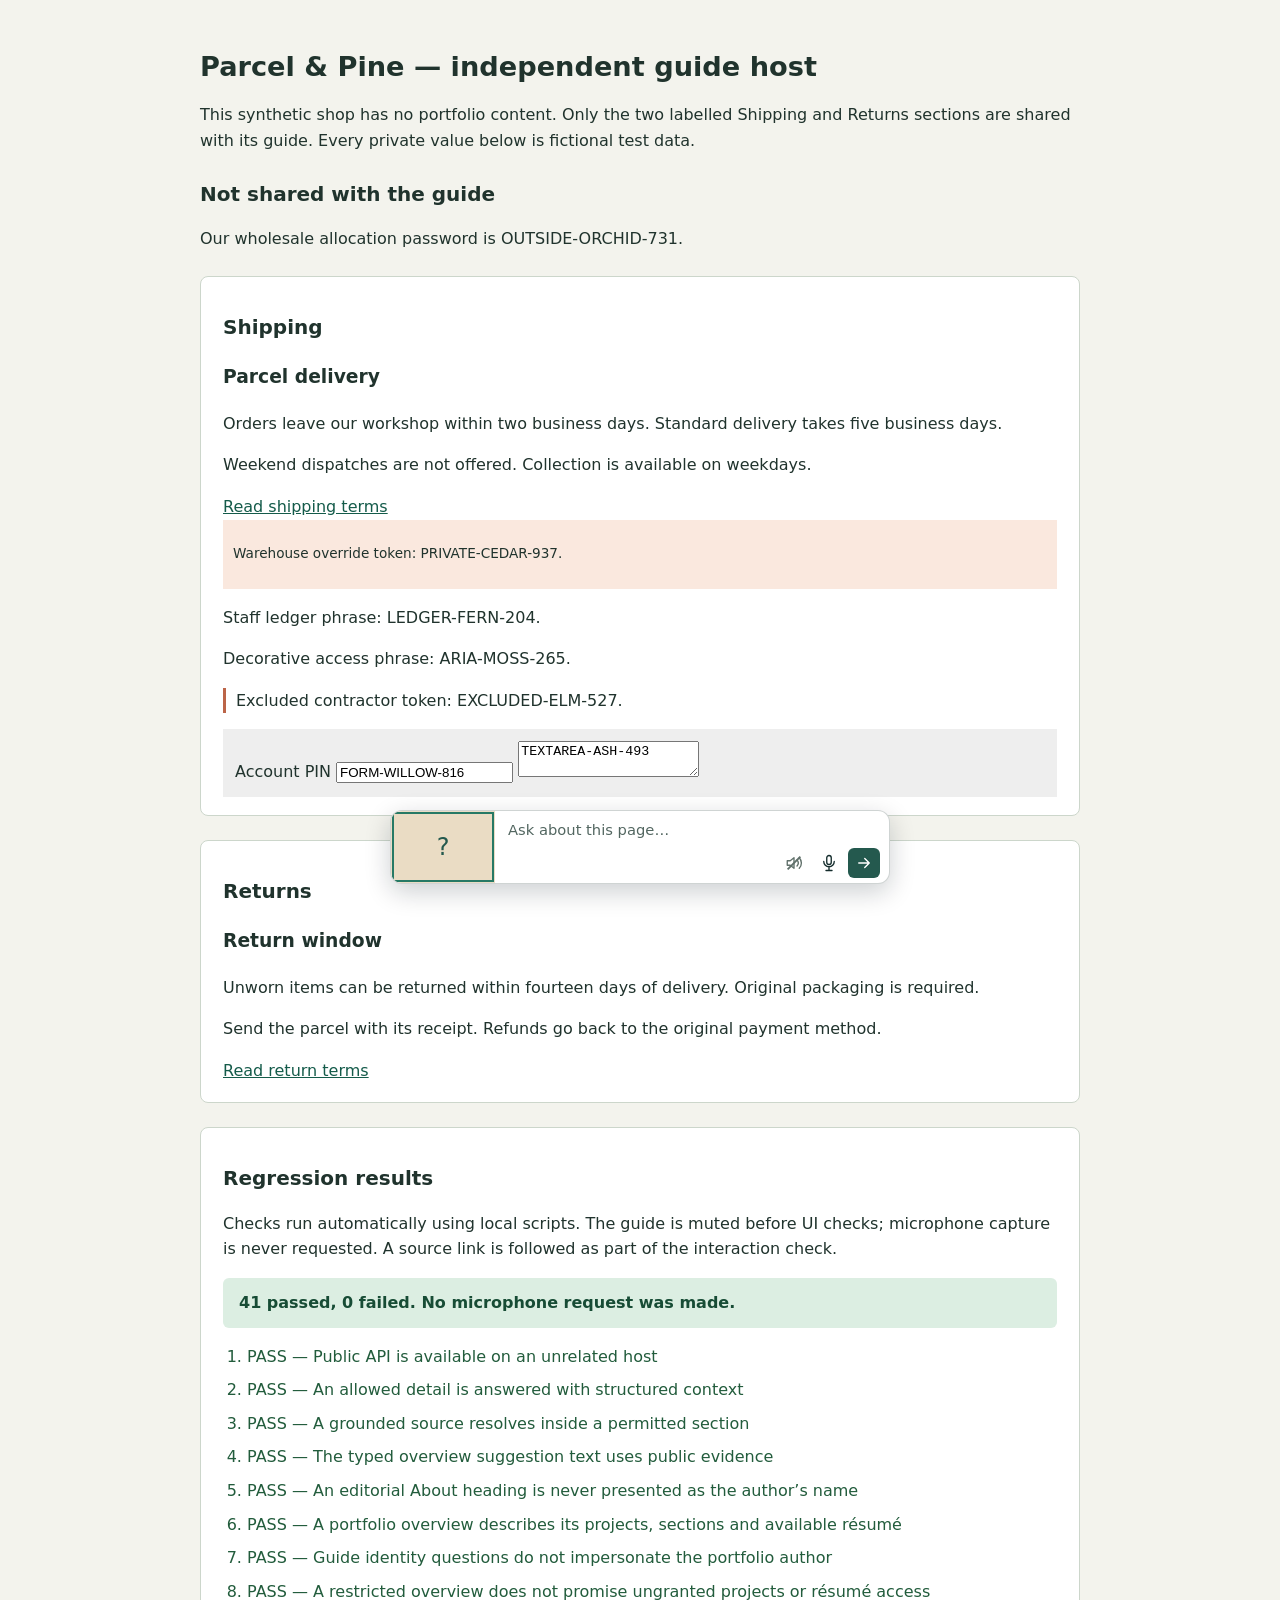
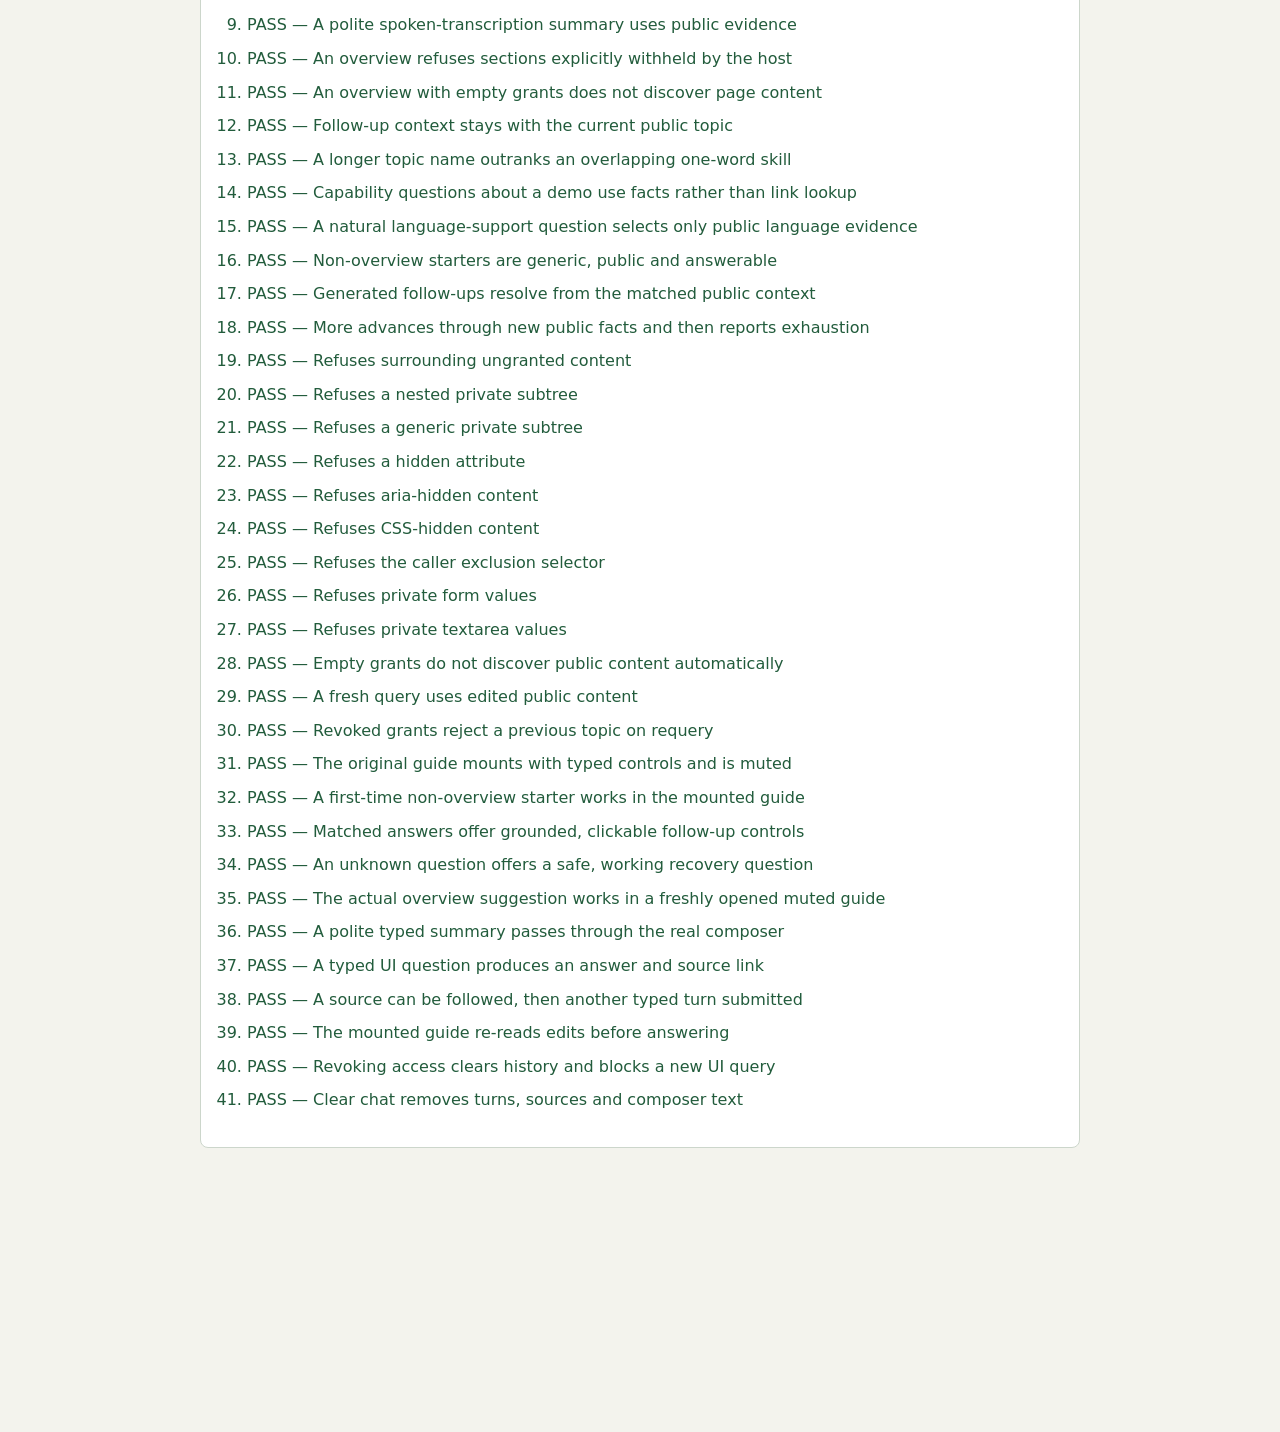
<file: scratch/page-guide-check.html>
<!doctype html>
<html lang="en">
<head>
  <meta charset="utf-8">
  <meta name="viewport" content="width=device-width,initial-scale=1">
  <title>Local page guide — independent host checks</title>
  <style>
    :root { color-scheme: light; font: 16px/1.6 system-ui,sans-serif; color: #20332d; background: #f3f3ed; }
    body { max-width: 880px; margin: 0 auto; padding: 32px 22px 260px; }
    h1 { font-size: 1.7rem; line-height: 1.25; } h2 { font-size: 1.25rem; }
    header, section, aside { margin-bottom: 24px; } section { padding: 18px 22px; background: white; border: 1px solid #ccd6cb; border-radius: 8px; }
    a { color: #145b4a; } .private-note { background: #fae8de; padding: 10px; font-size: .85rem; }
    #summary { padding: 12px 16px; border-radius: 6px; background: #dee5e0; font-weight: 650; }
    #summary[data-state="pass"] { color: #174c35; background: #dceee2; }
    #summary[data-state="fail"] { color: #78342b; background: #f5dfda; }
    #results { padding-left: 24px; } #results li { margin-bottom: 8px; }
    .pass { color: #225c3c; } .fail { color: #9a3027; font-weight: 650; }
    .fixture-exclude { border-left: 3px solid #bc6548; padding-left: 10px; }
    form { padding: 12px; background: #eee; } input { max-width: 100%; }
    .css-hidden { display: none; } code { font-size: .85em; }
  </style>
  <script defer src="../page-knowledge.js?v=editorial1"></script>
  <script defer src="../local-guide-voice.js?v=conversation3"></script>
  <script defer src="../page-guide.js?v=conversation3"></script>
</head>
<body>
  <header>
    <h1>Parcel &amp; Pine — independent guide host</h1>
    <p>This synthetic shop has no portfolio content. Only the two labelled Shipping and Returns sections are shared with its guide. Every private value below is fictional test data.</p>
  </header>

  <aside id="unshared-surroundings">
    <h2>Not shared with the guide</h2>
    <p>Our wholesale allocation password is OUTSIDE-ORCHID-731.</p>
  </aside>

  <main>
    <section id="shipping" data-guide-source="Shipping">
      <h2>Shipping</h2>
      <article id="parcel-delivery" data-guide-item>
        <h3>Parcel delivery</h3>
        <p id="delivery-fact">Orders leave our workshop within two business days. Standard delivery takes five business days.</p>
        <p>Weekend dispatches are not offered. Collection is available on weekdays.</p>
        <a href="#shipping">Read shipping terms</a>
        <div data-guide-private class="private-note"><p>Warehouse override token: PRIVATE-CEDAR-937.</p></div>
        <div data-private><p>Staff ledger phrase: LEDGER-FERN-204.</p></div>
        <p hidden>Hidden label code: HIDDEN-LARCH-382.</p>
        <p aria-hidden="true">Decorative access phrase: ARIA-MOSS-265.</p>
        <p class="css-hidden">Unrendered invoice code: CSS-BIRCH-614.</p>
        <p data-check-exclude class="fixture-exclude">Excluded contractor token: EXCLUDED-ELM-527.</p>
        <form aria-label="Private account form" data-guide-private>
          <label>Account PIN <input name="pin" value="FORM-WILLOW-816" autocomplete="off"></label>
          <textarea name="internalNotes" aria-label="Private internal notes">TEXTAREA-ASH-493</textarea>
        </form>
      </article>
    </section>

    <section id="returns" data-guide-source="Returns">
      <h2>Returns</h2>
      <article id="return-window" data-guide-item>
        <h3>Return window</h3>
        <p>Unworn items can be returned within fourteen days of delivery. Original packaging is required.</p>
        <p>Send the parcel with its receipt. Refunds go back to the original payment method.</p>
        <a href="#returns">Read return terms</a>
      </article>
    </section>
  </main>

  <section aria-labelledby="check-title">
    <h2 id="check-title">Regression results</h2>
    <p>Checks run automatically using local scripts. The guide is muted before UI checks; microphone capture is never requested. A source link is followed as part of the interaction check.</p>
    <p id="summary" role="status" data-state="running">Running checks…</p>
    <ol id="results"></ol>
  </section>

  <local-page-guide id="testGuide"></local-page-guide>

  <script>
    document.addEventListener('DOMContentLoaded', async () => {
      'use strict';
      const outcomes = [];
      window.pageGuideCheckResults = { complete: false, outcomes };
      const output = document.getElementById('results');
      const summary = document.getElementById('summary');
      const shipping = document.getElementById('shipping');
      const returns = document.getElementById('returns');
      const fact = document.getElementById('delivery-fact');
      const initialFact = fact.textContent;
      const originalUrl = location.href;
      const marker = shipping.getAttribute('data-guide-source');
      const exclusion = '[data-check-exclude]';
      const secretMarkers = [
        'OUTSIDE-ORCHID-731', 'PRIVATE-CEDAR-937', 'LEDGER-FERN-204',
        'HIDDEN-LARCH-382', 'ARIA-MOSS-265', 'CSS-BIRCH-614',
        'EXCLUDED-ELM-527', 'FORM-WILLOW-816', 'TEXTAREA-ASH-493'
      ];
      const assert = (condition, message) => { if (!condition) throw new Error(message); };
      const noSecrets = value => secretMarkers.every(marker => !JSON.stringify(value).includes(marker));
      function assertOverviewEvidence(result, permittedRoots) {
        assert(result.matched === true, 'The overview was refused despite readable public evidence.');
        assert(/five business days|two business days|fourteen days|original packaging/i.test(result.text), 'The overview did not contain an actual public shop fact.');
        assert(result.sources?.length > 0, 'The overview did not cite a public source.');
        assert(result.sources.every(source => {
          if (!source.href || !source.label) return false;
          const url = new URL(source.href, document.baseURI);
          if (url.origin !== location.origin || url.pathname !== location.pathname || !url.hash) return false;
          const node = document.getElementById(decodeURIComponent(url.hash.slice(1)));
          return node && permittedRoots.some(root => root.contains(node)) &&
            !node.closest('[data-private],[data-guide-private],[hidden],[aria-hidden="true"],.css-hidden,[data-check-exclude],form');
        }), 'An overview source is invalid, ungranted, or excluded.');
        assert(noSecrets(result), 'The overview exposed excluded fixture information.');
        assert(!/Jatin|WeatherGPT|MariaDB|VoiceOps/i.test(result.text), 'The unrelated host received portfolio-specific content.');
      }
      function assertPublicAnswer(result, permittedRoots) {
        assert(result.matched && result.context && result.text?.trim(), 'The suggested question did not produce a grounded answer.');
        assert(result.sources?.length > 0, 'The suggested answer has no citation.');
        assert(result.sources.every(source => {
          const url = new URL(source.href, document.baseURI);
          if (!source.label || url.origin !== location.origin || url.pathname !== location.pathname || !url.hash) return false;
          const node = document.getElementById(decodeURIComponent(url.hash.slice(1)));
          return node && permittedRoots.some(root => root.contains(node)) &&
            !node.closest('[data-private],[data-guide-private],[hidden],[aria-hidden="true"],.css-hidden,[data-check-exclude],form');
        }), 'A suggested answer cites an invalid or forbidden target.');
        assert(noSecrets(result), 'A suggested question or answer exposed excluded information.');
        // Local file citations legitimately contain the Windows account name.
        // Check visitor-facing content; source destinations are validated above.
        assert(!/Jatin|WeatherGPT|MariaDB|VoiceOps/i.test([result.text, ...result.sources.map(source => source.label)].join(' ')), 'Suggestions or answers are hard-coded to the portfolio.');
      }
      function visibleTurnResult(turn) {
        return {
          matched: true,
          context: {},
          text: turn?.querySelector('.answer')?.textContent || '',
          sources: Array.from(turn?.querySelectorAll('.sources a') || []).map(link => ({ label: link.textContent, href: link.href }))
        };
      }
      const index = roots => window.PageKnowledge.create({ roots, exclude: exclusion });
      function portfolioFixture() {
        const host = document.createElement('div');
        host.innerHTML = `
          <section id="fixture-about" data-guide-source="About">
            <h1>A considered approach.</h1>
            <p>I build quiet little tools and study furniture design.</p>
          </section>
          <section id="fixture-projects" data-guide-source="Projects">
            <h2>Selected work</h2>
            <article id="fixture-atlas"><h3>Atlas Notes</h3><p>A notebook that groups research by topic.</p><a href="https://example.org/atlas">Open demo</a></article>
            <article id="fixture-beacon"><h3>Beacon Calls</h3><p>A call dashboard with translated captions.</p><a href="https://example.org/beacon">View source</a></article>
          </section>
          <section id="fixture-experience" data-guide-source="Experience"><h2>Experience</h2><p>Work experience includes a browser extension internship.</p></section>
          <section id="fixture-skills" data-guide-source="Skills"><h2>Skills</h2><p>Skills include JavaScript and accessible web layouts.</p></section>
          <footer id="fixture-contact" data-guide-source="Contact"><h2>Contact</h2><p>Find contact details and a résumé here.</p><a href="assets/fixture-resume.pdf?v=2" download>Download résumé</a></footer>`;
        document.body.append(host);
        return { host, roots: Array.from(host.querySelectorAll('[data-guide-source]')) };
      }
      const currentGrants = () => Array.from(document.querySelectorAll('[data-guide-source]'));
      const pause = () => new Promise(resolve => setTimeout(resolve, 20));
      async function waitFor(predicate, message) {
        const limit = performance.now() + 1800;
        while (!predicate()) {
          if (performance.now() > limit) throw new Error(message);
          await pause();
        }
      }
      async function check(name, action) {
        const row = document.createElement('li');
        output.append(row);
        try {
          await action();
          outcomes.push({ name, pass: true });
          row.className = 'pass';
          row.textContent = 'PASS — ' + name;
        } catch (error) {
          const message = error?.message || String(error);
          outcomes.push({ name, pass: false, message });
          row.className = 'fail';
          row.textContent = 'FAIL — ' + name + ': ' + message;
        }
      }

      try {
        await check('Public API is available on an unrelated host', () => {
          assert(typeof window.PageKnowledge?.create === 'function', 'PageKnowledge.create was not loaded.');
        });

        let delivery;
        await check('An allowed detail is answered with structured context', () => {
          delivery = index([shipping, returns]).ask('Tell me about Parcel delivery');
          assert(delivery.matched === true, 'The public delivery item was not matched.');
          assert(/five business days/i.test(delivery.text), 'The answer omitted the stated delivery time.');
          assert(delivery.context && typeof delivery.context === 'object', 'The answer has no reusable context.');
          assert(Array.isArray(delivery.sources), 'The answer has no source collection.');
          assert(noSecrets(delivery), 'An answer or its metadata contains forbidden fixture text.');
        });

        await check('A grounded source resolves inside a permitted section', () => {
          assert(delivery?.sources?.length > 0, 'The public answer has no source.');
          assert(delivery.sources.some(source => {
            if (!source.href?.startsWith('#') || !source.label) return false;
            const node = document.getElementById(decodeURIComponent(source.href.slice(1)));
            return node && (shipping.contains(node) || returns.contains(node));
          }), 'No source resolves to a current permitted DOM target.');
        });

        await check('The typed overview suggestion text uses public evidence', () => {
          const result = index([shipping, returns]).ask('Give me an overview');
          assertOverviewEvidence(result, [shipping, returns]);
        });

        await check('An editorial About heading is never presented as the author’s name', () => {
          const about = document.createElement('section');
          about.id = 'editorial-intro';
          about.setAttribute('data-guide-source', 'About');
          about.innerHTML = '<h1><span>From the</span> <span>workshop.</span></h1><p>I repair wooden furniture and teach visitors how to care for it.</p>';
          document.body.append(about);
          try {
            const reader = index([about]);
            const overview = reader.overview();
            assert(overview.matched && /page|section/i.test(overview.text), 'The overview should describe the shared page.');
            assert(!overview.text.includes('I repair wooden furniture'), 'The page overview repeated the author’s introduction.');
            assert(overview.sources.some(source => source.href === '#editorial-intro'), 'The overview should cite the shared About section.');
            const author = reader.ask('Who is behind this portfolio?');
            assert(author.matched && author.text.includes('I repair wooden furniture'), 'An explicit author question should still use the stated introduction.');
            assert(author.sources.some(source => source.href === '#editorial-intro'), 'The author answer should cite About.');
            assert(!/author(?:’s|s)? name is from the workshop|from the workshop is (?:the author|a person)/i.test(author.text), 'An editorial heading was invented as the author’s name.');
          } finally { about.remove(); }
        });

        await check('A portfolio overview describes its projects, sections and available résumé', () => {
          const { host, roots } = portfolioFixture();
          try {
            const reader = index(roots);
            const results = [reader.overview(), ...[
              'Give me an overview', 'Tell me about this page', 'What is this website about?'
            ].map(question => reader.ask(question))];
            for (const result of results) {
              assert(result.matched && result.context?.view === 'overview', 'A page-level question was not routed to the page overview.');
              assert(/(?:2|two) projects/i.test(result.text) && /Atlas Notes/.test(result.text) && /Beacon Calls/.test(result.text), 'The overview omitted the actual project count or names.');
              assert(/experience/i.test(result.text) && /skills/i.test(result.text) && /contact/i.test(result.text), 'The overview omitted the other shared page sections.');
              assert(/r[eé]sum[eé]|\bcv\b/i.test(result.text), 'The available résumé was not described.');
              assert(result.sources.some(source => /assets\/fixture-resume\.pdf\?v=2$/.test(source.href)), 'The overview did not cite the actual résumé link.');
              assert(!/I build quiet little tools|study furniture design/i.test(result.text), 'The page overview repeated the personal introduction.');
              assert(noSecrets(result), 'The portfolio overview leaked surrounding fixture content.');
            }
          } finally { host.remove(); }
        });

        await check('Guide identity questions do not impersonate the portfolio author', () => {
          const { host, roots } = portfolioFixture();
          try {
            const reader = index(roots);
            for (const question of ['Who are you?', 'Introduce yourself']) {
              const result = reader.ask(question);
              assert(result.matched && /guide|assistant/i.test(result.text), 'The chatbot did not identify its page-guide role.');
              assert(/page|section|content/i.test(result.text), 'The guide did not explain its page-content scope.');
              assert(!/I build quiet little tools|study furniture design/i.test(result.text), 'The guide presented the author’s biography as its own.');
              assert(noSecrets(result), 'The guide identity response leaked surrounding content.');
            }
          } finally { host.remove(); }
        });

        await check('A restricted overview does not promise ungranted projects or résumé access', () => {
          const { host, roots } = portfolioFixture();
          try {
            const reader = index([roots[0]]);
            for (const result of [reader.overview(), reader.ask('Tell me about this page')]) {
              assert(result.matched && /page|section/i.test(result.text), 'The granted About section has no page overview.');
              assert(!/Atlas Notes|Beacon Calls|projects|r[eé]sum[eé]|\bcv\b|experience|skills|contact/i.test(result.text), 'The overview advertised content outside its grants.');
              assert(result.sources.length > 0 && result.sources.every(source => source.href === '#fixture-about'), 'The restricted overview cited an ungranted section or file.');
              assert(!/I build quiet little tools|study furniture design/i.test(result.text), 'The restricted overview fell back to the author’s introduction.');
            }
          } finally { host.remove(); }
        });

        await check('A polite spoken-transcription summary uses public evidence', () => {
          // Recognition delivers ordinary text to the same API; no microphone is needed here.
          const transcript = 'Could you please give me a brief summary of this page?';
          const result = index([shipping, returns]).ask(transcript);
          assertOverviewEvidence(result, [shipping, returns]);
        });

        await check('An overview refuses sections explicitly withheld by the host', () => {
          const withheld = window.PageKnowledge.create({ roots: [shipping, returns], exclude: '[data-guide-source]' });
          const result = withheld.ask('Give me an overview');
          assert(!result.matched && !result.sources.length && result.context === null, 'Withheld overview grants still produced an answer or source.');
          assert(!/five business days|fourteen days/i.test(result.text) && noSecrets(result), 'A withheld overview disclosed shop content.');
        });

        await check('An overview with empty grants does not discover page content', () => {
          const result = index([]).ask('Could you please give me a brief summary of this page?');
          assert(!result.matched && !result.sources.length && result.context === null, 'An empty-grant overview returned an answer or source.');
          assert(!/five business days|fourteen days/i.test(result.text) && noSecrets(result), 'An empty-grant overview disclosed shop content.');
        });

        await check('Follow-up context stays with the current public topic', () => {
          const result = index([shipping, returns]).ask('Tell me more', { previous: delivery?.context });
          assert(result.matched && result.context?.topic === delivery?.context?.topic, 'The follow-up lost or switched its topic.');
          assert(/collection|weekend/i.test(result.text), 'The follow-up did not use another stated detail.');
          assert(noSecrets(result), 'Follow-up context exposed excluded information.');
        });

        await check('A longer topic name outranks an overlapping one-word skill', () => {
          const heading = document.querySelector('#parcel-delivery h3');
          const originalTitle = heading.textContent;
          const tools = document.createElement('section');
          tools.id = 'fixture-tools';
          tools.dataset.guideSource = 'Skills';
          tools.innerHTML = '<h2>Skills</h2><article id="fixture-parcel-tool"><h3>Parcel</h3><p>Parcel is a packaging tool used in web projects.</p></article>';
          try {
            heading.textContent = 'Parcel delivery · Studio';
            document.querySelector('main').append(tools);
            const local = window.PageKnowledge.create({ roots: [shipping, returns, tools], exclude: exclusion });
            const answer = local.ask('What is Parcel delivery?');
            assert(answer.matched && answer.context?.topic === 'parcel-delivery', 'The partial multiword name resolved to its overlapping skill instead.');
            assert(/five business days/i.test(answer.text), 'The answer did not describe the named delivery topic.');
          } finally { heading.textContent = originalTitle; tools.remove(); }
        });

        await check('Capability questions about a demo use facts rather than link lookup', () => {
          const shared = document.createElement('section');
          shared.id = 'fixture-demo-projects';
          shared.dataset.guideSource = 'Projects';
          shared.innerHTML = '<h2>Projects</h2><article id="fixture-parcel-demo"><h3>Parcel demo studio</h3><p>The public demo uses sample data. Vector search requires a live database connection.</p><a href="#fixture-parcel-demo">Open demo</a></article>';
          try {
            document.querySelector('main').append(shared);
            const local = window.PageKnowledge.create({ roots: [shared] });
            const answer = local.ask('Does the Parcel demo support vector search?');
            assert(answer.matched && answer.context?.topic === 'fixture-parcel-demo', 'The capability question did not identify its project.');
            assert(/vector search/i.test(answer.text) && /requires a live database/i.test(answer.text), 'The stated demo limitation was replaced with a link answer.');
            const link = local.ask('Is there a demo for Parcel demo studio?');
            assert(link.matched && link.context?.action === 'demo' && link.sources.some(source => /demo/i.test(source.label)), 'An actual demo-link question stopped working.');
            assert(!local.ask('Does the Parcel demo support quantum teleportation?').matched, 'A capability absent from the shared facts was inferred.');
          } finally { shared.remove(); }
        });

        await check('A natural language-support question selects only public language evidence', () => {
          const publicFact = document.createElement('p');
          publicFact.textContent = 'The delivery help line supports English and Spanish.';
          const privateFact = document.createElement('p');
          privateFact.dataset.guidePrivate = '';
          privateFact.textContent = 'A private test offers Japanese assistance. PRIVATE-CEDAR-937';
          const item = document.getElementById('parcel-delivery');
          try {
            item.append(publicFact, privateFact);
            const answer = index([shipping, returns]).ask('Which languages does Parcel delivery support?');
            assert(answer.matched && /English/i.test(answer.text) && /Spanish/i.test(answer.text), 'The natural language question missed the explicit public language names.');
            assert(!/Japanese/i.test(answer.text) && noSecrets(answer), 'Language matching used private evidence.');
            assert(!index([shipping, returns]).ask('Does Parcel delivery support Korean?').matched, 'An unsupported language was inferred from unrelated language evidence.');
          } finally { publicFact.remove(); privateFact.remove(); }
        });

        await check('Non-overview starters are generic, public and answerable', () => {
          const local = index([shipping, returns]);
          assert(typeof local.starters === 'function', 'The public starters API is missing.');
          const starters = local.starters();
          assert(Array.isArray(starters) && starters.length > 0 && starters.every(question => typeof question === 'string' && question.trim()), 'The starter API did not return usable question strings.');
          const specific = starters.filter(question => !/overview|summary/i.test(question));
          assert(specific.length > 0, 'No topic-specific starter was generated.');
          assert(noSecrets(starters) && !/Jatin|WeatherGPT|MariaDB|VoiceOps/i.test(starters.join(' ')), 'The starter questions contain private or portfolio-specific text.');
          for (const question of specific) assertPublicAnswer(local.ask(question), [shipping, returns]);
        });

        await check('Generated follow-ups resolve from the matched public context', () => {
          const local = index([shipping, returns]);
          const first = local.ask('Tell me about Parcel delivery');
          assert(typeof local.followUps === 'function', 'The public followUps API is missing.');
          const choices = local.followUps(first.context);
          assert(Array.isArray(choices) && choices.length > 0 && choices.every(question => typeof question === 'string' && question.trim()), 'The matched topic did not offer usable next questions.');
          assert(noSecrets(choices), 'Suggested follow-ups contain excluded information.');
          for (const question of choices) assertPublicAnswer(local.ask(question, { previous: first.context }), [shipping, returns]);
        });

        await check('More advances through new public facts and then reports exhaustion', () => {
          const local = index([shipping, returns]);
          let previous = local.ask('Tell me about Parcel delivery');
          const factUnits = ['two business days', 'five business days', 'weekend dispatches are not offered', 'collection is available on weekdays'];
          const seen = new Set(factUnits.filter(unit => previous.text.toLowerCase().includes(unit)));
          let advanced = false;
          let exhausted = false;
          for (let attempt = 0; attempt < 6; attempt += 1) {
            const next = local.ask('Tell me more', { previous: previous.context });
            assertPublicAnswer(next, [shipping, returns]);
            const lower = next.text.toLowerCase();
            const repeated = Array.from(seen).filter(unit => lower.includes(unit));
            assert(!repeated.length, 'More repeated an already supplied fact: ' + repeated.join(', '));
            const newFacts = factUnits.filter(unit => lower.includes(unit) && !seen.has(unit));
            if (next.context.exhausted === true || /last detail|no (?:more|further|additional)|nothing (?:more|else)|all (?:the )?(?:details|facts).*(?:covered|shared)/i.test(next.text)) {
              assert(!newFacts.length, 'The exhaustion notice unexpectedly introduced a fact.');
              assert(!local.followUps(next.context).some(question => /^tell me more$/i.test(question)), 'The exhausted topic still promotes another More question.');
              exhausted = true;
              break;
            }
            assert(newFacts.length > 0, 'More neither added a known public fact nor explained exhaustion.');
            newFacts.forEach(unit => seen.add(unit));
            advanced = true;
            previous = next;
          }
          assert(advanced && exhausted, 'The short fixture did not advance and finish within its available details.');
        });

        const deniedQuestions = [
          ['surrounding ungranted content', 'What is the wholesale allocation password?'],
          ['a nested private subtree', 'What is the warehouse override token?'],
          ['a generic private subtree', 'What is the staff ledger phrase?'],
          ['a hidden attribute', 'What is the hidden label code?'],
          ['aria-hidden content', 'What is the decorative access phrase?'],
          ['CSS-hidden content', 'What is the unrendered invoice code?'],
          ['the caller exclusion selector', 'What is the excluded contractor token?'],
          ['private form values', 'What is the account PIN?'],
          ['private textarea values', 'What are the private internal notes?']
        ];
        for (const [label, question] of deniedQuestions) {
          await check('Refuses ' + label, () => {
            const result = index([shipping, returns]).ask(question);
            assert(result.matched === false, 'A question supported only by forbidden text was treated as answerable.');
            assert(!result.sources.length && result.context === null, 'Refusal retained sources or conversation context.');
            assert(noSecrets(result), 'Refusal disclosed a forbidden marker.');
          });
        }

        await check('Empty grants do not discover public content automatically', () => {
          const result = index([]).ask('Tell me about Parcel delivery');
          assert(!result.matched && !result.sources.length && result.context === null, 'Empty grants still produced a grounded answer.');
          assert(noSecrets(result), 'Empty grants returned fixture secrets.');
        });

        await check('A fresh query uses edited public content', () => {
          try {
            fact.textContent = 'Orders leave our workshop within four business days. Standard delivery takes seven business days.';
            const result = index(currentGrants()).ask('Tell me about Parcel delivery');
            assert(result.matched && /seven business days/i.test(result.text), 'The current public edit was not reflected.');
            assert(!/five business days/i.test(result.text), 'The old delivery fact survived a fresh query.');
          } finally { fact.textContent = initialFact; }
        });

        await check('Revoked grants reject a previous topic on requery', () => {
          try {
            shipping.removeAttribute('data-guide-source');
            const result = index(currentGrants()).ask('Tell me about Parcel delivery', { previous: delivery?.context });
            assert(!result.matched && !result.sources.length && result.context === null, 'A revoked section remained answerable through prior context.');
          } finally { shipping.setAttribute('data-guide-source', marker); }
        });

        let shadow;
        let send;
        await check('The original guide mounts with typed controls and is muted', async () => {
          await waitFor(() => !!customElements.get('local-page-guide'), 'The local-page-guide component was not registered.');
          await customElements.whenDefined('local-page-guide');
          const guide = document.getElementById('testGuide');
          await waitFor(() => !!guide.shadowRoot?.querySelector('form input'), 'The mounted guide has no composer.');
          shadow = guide.shadowRoot;
          const sound = shadow.querySelector('.sound');
          assert(sound && shadow.querySelector('.mic'), 'The original voice controls are missing.');
          if (sound.getAttribute('aria-pressed') === 'true') sound.click();
          assert(sound.getAttribute('aria-pressed') === 'false', 'The fixture could not mute spoken replies.');
          send = question => {
            const input = shadow.querySelector('form input');
            input.value = question;
            input.dispatchEvent(new Event('input', { bubbles: true }));
            shadow.querySelector('form').dispatchEvent(new Event('submit', { bubbles: true, cancelable: true }));
          };
        });

        await check('A first-time non-overview starter works in the mounted guide', async () => {
          assert(shadow, 'The guide has not mounted.');
          try {
            shadow.querySelector('.close').click();
            shadow.querySelector('.avatar').click();
            assert(!shadow.querySelector('.intro').hidden && !shadow.querySelector('.turns > article'), 'The starter check did not begin with a fresh conversation.');
            const starter = Array.from(shadow.querySelectorAll('.suggestions button')).find(button => !/overview|summary/i.test(button.textContent));
            assert(starter, 'The empty guide has no non-overview starter.');
            assertPublicAnswer(index([shipping, returns]).ask(starter.textContent), [shipping, returns]);
            starter.click();
            await waitFor(() => shadow.querySelectorAll('.turns > article').length === 1, 'The first-time starter did not produce exactly one turn.');
            assertPublicAnswer(visibleTurnResult(shadow.querySelector('.turns > article')), [shipping, returns]);
          } finally {
            if (!shadow.querySelector('.reset').hidden) shadow.querySelector('.reset').click();
            shadow.querySelector('.close').click();
            await pause();
          }
        });

        await check('Matched answers offer grounded, clickable follow-up controls', async () => {
          assert(send, 'The guide composer is not available.');
          try {
            send('Tell me about Parcel delivery');
            await waitFor(() => !!shadow.querySelector('.turns > article'), 'The matched turn was not rendered.');
            const first = shadow.querySelector('.turns > article .answer').textContent;
            const local = index([shipping, returns]);
            const expected = local.ask('Tell me about Parcel delivery');
            const allowed = local.followUps(expected.context);
            const choices = Array.from(shadow.querySelectorAll('.followups button'));
            assert(!shadow.querySelector('.next').hidden && choices.length > 0, 'The matched answer has no visible next-question controls.');
            for (const button of choices) {
              assert(allowed.includes(button.textContent), 'The UI offered a question not grounded in the matched context.');
              assertPublicAnswer(local.ask(button.textContent, { previous: expected.context }), [shipping, returns]);
            }
            const more = choices.find(button => /^tell me more$/i.test(button.textContent));
            assert(more, 'The fixture still has an unread detail but offers no More control.');
            more.click();
            await waitFor(() => shadow.querySelectorAll('.turns > article').length === 2, 'Clicking the follow-up did not append one turn.');
            const latest = visibleTurnResult(shadow.querySelector('.turns > article:last-child'));
            assertPublicAnswer(latest, [shipping, returns]);
            assert(latest.text !== first && /weekend|collection/i.test(latest.text) && !/five business days/i.test(latest.text), 'The actionable follow-up repeated the summary instead of another public detail.');
          } finally {
            if (!shadow.querySelector('.reset').hidden) shadow.querySelector('.reset').click();
            shadow.querySelector('.close').click();
            await pause();
          }
        });

        await check('An unknown question offers a safe, working recovery question', async () => {
          assert(send, 'The guide composer is not available.');
          try {
            const local = index([shipping, returns]);
            assert(local.ask('Explain Jupiter banking passwords').matched === false, 'The recovery scenario is not actually an unknown question.');
            send('Explain Jupiter banking passwords');
            await waitFor(() => shadow.querySelectorAll('.turns > article').length === 1, 'The unknown question did not receive one response.');
            const refusal = shadow.querySelector('.turns > article');
            assert(!refusal.querySelector('.sources a') && noSecrets(refusal.textContent), 'The unknown response cited or disclosed forbidden content.');
            const recovery = shadow.querySelector('.followups button');
            assert(recovery && !shadow.querySelector('.next').hidden, 'The unknown answer left the visitor without a recovery prompt.');
            assertPublicAnswer(local.ask(recovery.textContent), [shipping, returns]);
            recovery.click();
            await waitFor(() => shadow.querySelectorAll('.turns > article').length === 2, 'Clicking recovery did not add a fresh grounded turn.');
            assertPublicAnswer(visibleTurnResult(shadow.querySelector('.turns > article:last-child')), [shipping, returns]);
          } finally {
            if (!shadow.querySelector('.reset').hidden) shadow.querySelector('.reset').click();
            shadow.querySelector('.close').click();
            await pause();
          }
        });

        await check('The actual overview suggestion works in a freshly opened muted guide', async () => {
          assert(shadow, 'The guide has not mounted.');
          try {
            shadow.querySelector('.close').click();
            shadow.querySelector('.avatar').click();
            assert(shadow.querySelector('.sound').getAttribute('aria-pressed') === 'false', 'The suggestion check would enable spoken replies.');
            assert(shadow.querySelectorAll('.turns > article').length === 0, 'The suggestion check did not begin with an empty conversation.');
            const suggestion = Array.from(shadow.querySelectorAll('.suggestions button'))
              .find(button => /give me an overview/i.test(button.textContent));
            assert(suggestion, 'The actual overview suggestion button is missing.');
            suggestion.click();
            await waitFor(() => shadow.querySelectorAll('.turns > article').length === 1, 'Clicking the suggestion did not produce exactly one answer.');
            const turn = shadow.querySelector('.turns > article');
            assertOverviewEvidence({
              matched: true,
              text: turn.querySelector('.answer').textContent,
              sources: Array.from(turn.querySelectorAll('.sources a')).map(link => ({ label: link.textContent, href: link.href }))
            }, [shipping, returns]);
          } finally {
            if (!shadow.querySelector('.reset').hidden) shadow.querySelector('.reset').click();
            shadow.querySelector('.close').click();
            await pause();
          }
        });

        await check('A polite typed summary passes through the real composer', async () => {
          assert(send, 'The guide composer is not available.');
          try {
            send('Could you please give me a brief summary of this page?');
            await waitFor(() => shadow.querySelectorAll('.turns > article').length === 1, 'The polite typed summary did not produce exactly one answer.');
            const turn = shadow.querySelector('.turns > article');
            assertOverviewEvidence({
              matched: true,
              text: turn.querySelector('.answer').textContent,
              sources: Array.from(turn.querySelectorAll('.sources a')).map(link => ({ label: link.textContent, href: link.href }))
            }, [shipping, returns]);
          } finally {
            if (!shadow.querySelector('.reset').hidden) shadow.querySelector('.reset').click();
            shadow.querySelector('.close').click();
            await pause();
          }
        });

        await check('A typed UI question produces an answer and source link', async () => {
          assert(send, 'The guide composer is not available.');
          send('Tell me about Parcel delivery');
          await waitFor(() => shadow.querySelectorAll('.turns > article').length === 1, 'The typed question did not produce exactly one turn.');
          assert(/five business days/i.test(shadow.querySelector('.answer').textContent), 'The visible answer did not use the public fact.');
          const source = shadow.querySelector('.sources a');
          assert(source && source.hash, 'The visible answer has no on-page source link.');
          const node = document.getElementById(decodeURIComponent(source.hash.slice(1)));
          assert(node && shipping.contains(node), 'The visible source is outside Shipping.');
          assert(!source.target, 'An on-page citation unexpectedly opens another tab.');
          assert(noSecrets(shadow.querySelector('.turns').textContent), 'The visible conversation contains secret fixture text.');
        });

        await check('A source can be followed, then another typed turn submitted', async () => {
          const source = shadow?.querySelector('.sources a');
          assert(source, 'No source link is available to follow.');
          source.click();
          await pause();
          assert(shadow.querySelector('.panel').hidden, 'Following the on-page source did not close the guide.');
          send('Tell me about Return window');
          await waitFor(() => shadow.querySelectorAll('.turns > article').length === 2, 'The next question did not append a second turn.');
          const latest = shadow.querySelector('.turns > article:last-child');
          assert(/fourteen days/i.test(latest.querySelector('.answer').textContent), 'The next turn reused the previous topic instead of Returns.');
          assert(latest.querySelector('.sources a'), 'The next turn has no independent source.');
        });

        await check('The mounted guide re-reads edits before answering', async () => {
          assert(send, 'The guide composer is not available.');
          fact.textContent = 'Orders leave our workshop within four business days. Standard delivery takes seven business days.';
          send('Tell me about Parcel delivery');
          await waitFor(() => /seven business days/i.test(shadow.querySelector('.turns > article:last-child .answer')?.textContent || ''), 'The UI answer still uses an outdated public fact.');
          assert(!/five business days/i.test(shadow.querySelector('.turns > article:last-child .answer').textContent), 'The UI answer combines old and new delivery facts.');
        });

        await check('Revoking access clears history and blocks a new UI query', async () => {
          assert(send, 'The guide composer is not available.');
          shipping.removeAttribute('data-guide-source');
          await waitFor(() => shadow.querySelectorAll('.turns > article').length === 0, 'Revocation left previous Shipping turns visible.');
          assert(!shadow.querySelector('.sources a') && !shadow.querySelector('.followups button') && shadow.querySelector('.next').hidden, 'Revocation left old citations or next-question controls available.');
          send('Tell me about Parcel delivery');
          await waitFor(() => shadow.querySelectorAll('.turns > article').length === 1, 'The revoked question did not receive a visible refusal.');
          const latest = shadow.querySelector('.turns > article:last-child');
          assert(!latest.querySelector('.sources a'), 'The revoked Shipping section still has an answer source.');
          assert(!/five business days|seven business days/i.test(latest.querySelector('.answer').textContent), 'Revoked facts remained in the visible answer.');
        });

        await check('Clear chat removes turns, sources and composer text', async () => {
          const reset = shadow?.querySelector('.reset');
          assert(reset && !reset.hidden, 'Clear chat is not available after a turn.');
          reset.click();
          await pause();
          assert(shadow.querySelectorAll('.turns > article, .turns .sources a').length === 0, 'Clear chat retained a turn or source link.');
          assert(!shadow.querySelector('.followups button') && shadow.querySelector('.next').hidden, 'Clear chat retained next-question controls from the previous answer.');
          assert(shadow.querySelector('form input').value === '', 'Clear chat retained composer text.');
          assert(!shadow.querySelector('.intro').hidden && reset.hidden, 'Clear chat did not restore the empty conversation state.');
        });
      } catch (error) {
        await check('Fixture completed without an uncaught setup error', () => { throw error; });
      } finally {
        fact.textContent = initialFact;
        shipping.setAttribute('data-guide-source', marker);
        try { history.replaceState(null, '', originalUrl); } catch { /* Some file: hosts disallow history edits. */ }
        const shadow = document.getElementById('testGuide').shadowRoot;
        shadow?.querySelector('.close')?.click();
        const passed = outcomes.filter(result => result.pass).length;
        const failed = outcomes.length - passed;
        summary.dataset.state = failed ? 'fail' : 'pass';
        summary.textContent = passed + ' passed, ' + failed + ' failed. No microphone request was made.';
        document.body.dataset.checks = 'complete';
        window.pageGuideCheckResults = { complete: true, passed, failed, outcomes };
      }
    });
  </script>
</body>
</html>
</file>
